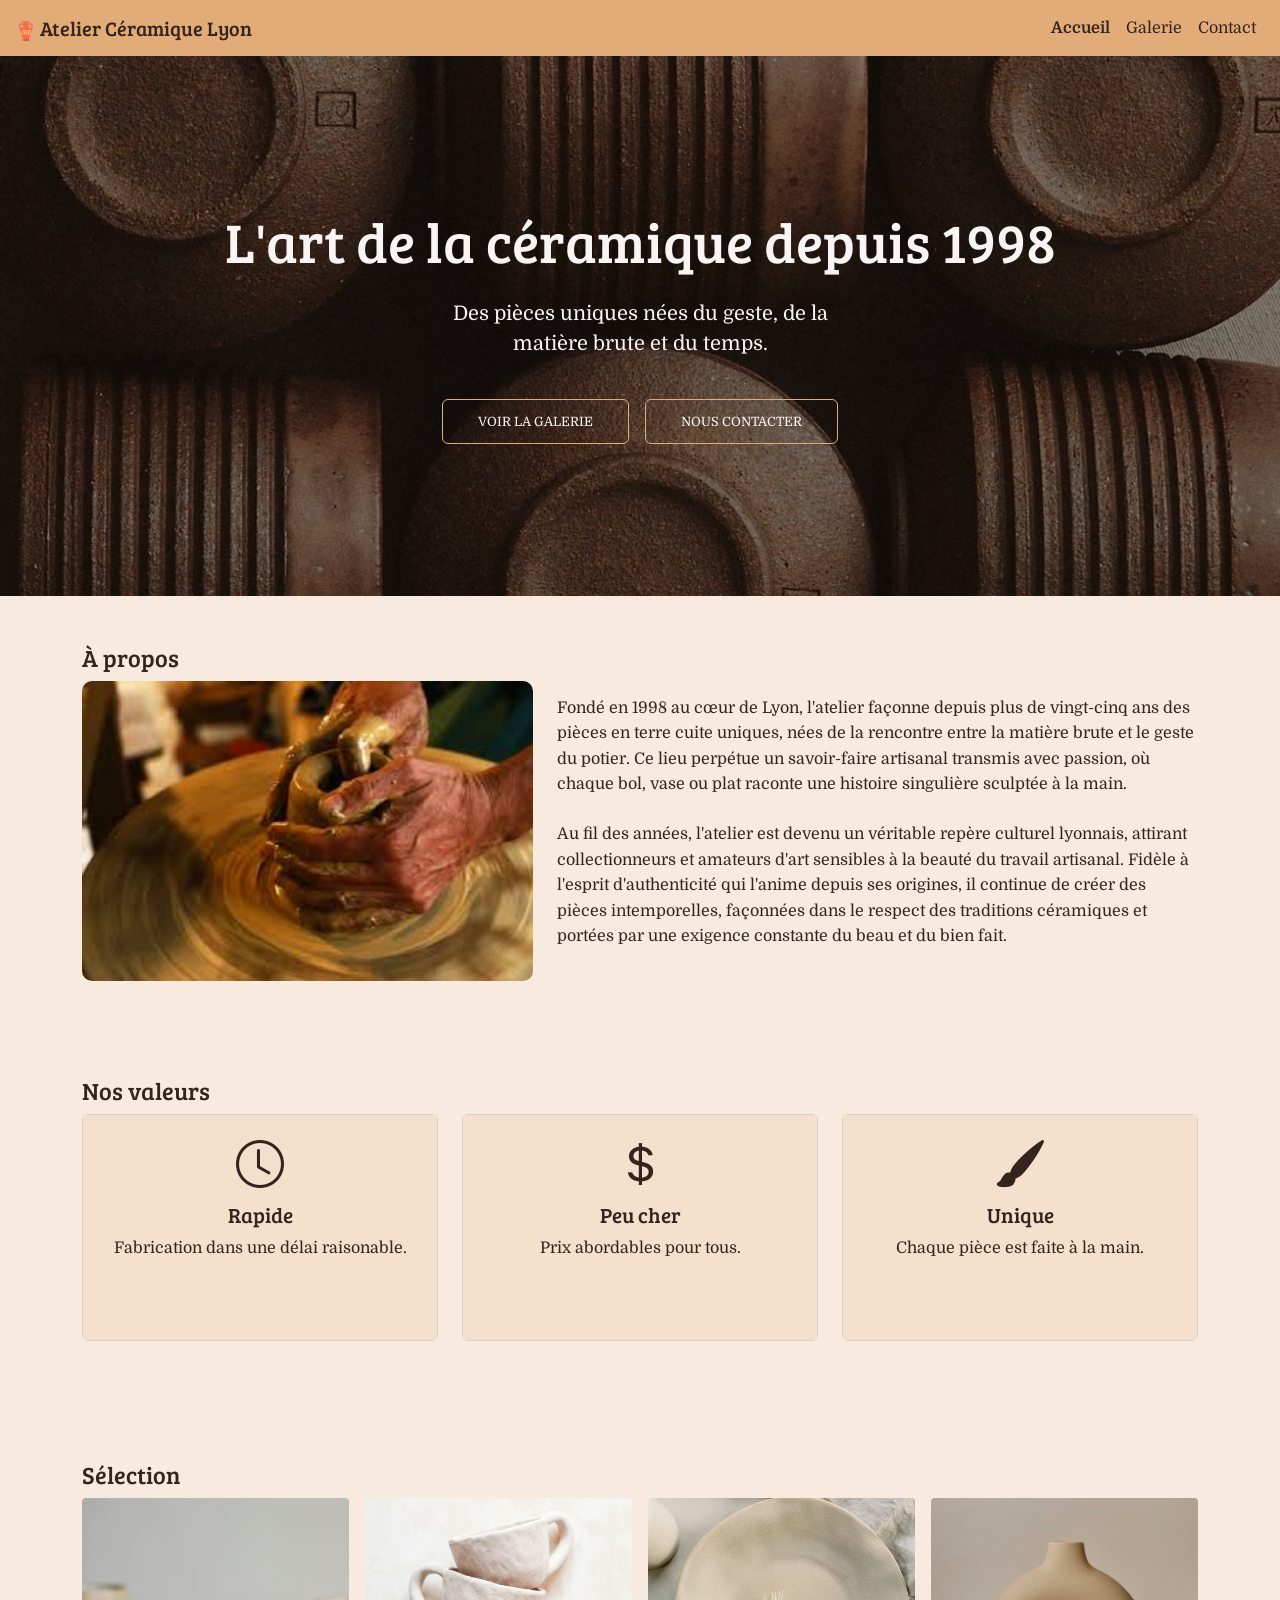
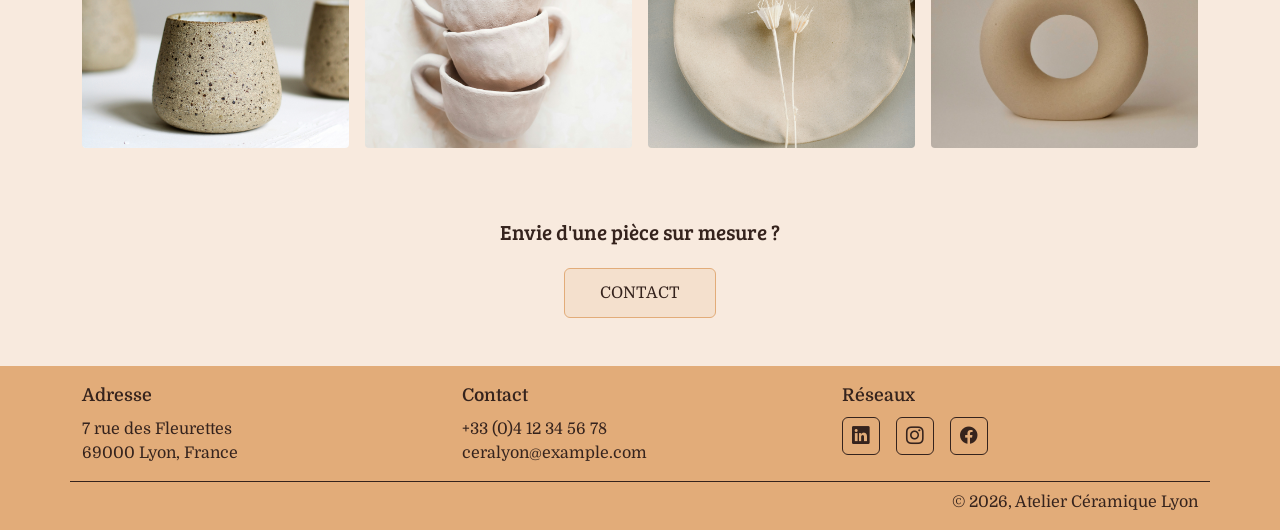
<file: index.html>
<!DOCTYPE html>
<html lang="fr">

<head>
    <meta charset="UTF-8">
    <meta name="viewport" content="width=device-width, initial-scale=1.0">
    <link href="https://cdn.jsdelivr.net/npm/bootstrap@5.3.3/dist/css/bootstrap.min.css" rel="stylesheet">
    <link href="https://cdn.jsdelivr.net/npm/bootstrap-icons@1.11.3/font/bootstrap-icons.min.css" rel="stylesheet">
    <link href="assets/css/style.css" rel="stylesheet">
    <title>Atelier Céramique Lyon</title>
</head>

<body>
    <header>
        <nav id="navi" class="navbar navbar-expand-md">
            <a class="navbar-brand ms-3" href="index.html">
                <img src="./assets/img/vase.svg" alt="" height="20" width="20"> Atelier Céramique Lyon</a>
            <button class="navbar-toggler ms-auto" type="button" data-bs-toggle="collapse"
                data-bs-target="#navbarSupportedContent" aria-controls="navbarSupportedContent" aria-expanded="false"
                aria-label="Toggle navigation">
                <span class="navbar-toggler-icon"></span>
            </button>
            <div class="collapse navbar-collapse me-3" id="navbarSupportedContent">
                <div class="navbar-nav ms-auto">
                    <a class="nav-item nav-link active" href="index.html">Accueil</a>
                    <a class="nav-item nav-link" href="galerie.html">Galerie</a>
                    <a class="nav-item nav-link" href="contact.html">Contact</a>
                </div>
            </div>
        </nav>
    </header>

    <main>
        <section class="hero">
            <img class="hero-img" src="./assets/img/hero1.webp" alt="Céramiques artisanales en terre cuite">
            <div class="hero-overlay"></div>
            <div class="hero-content">
                <h1 class="hero-title">L'art de la céramique depuis 1998</h1>
                <p class="hero-subtitle">
                    Des pièces uniques nées du geste, de la matière brute et du temps.
                </p>
                <div class="hero-btns">
                    <a href="galerie.html" class="hero-btn">Voir la galerie</a>
                    <a href="contact.html" class="hero-btn">Nous contacter</a>
                </div>
            </div>
        </section>

        <section class="section">
            <div class="container">
                <h2>À propos</h2>
                <div class="row g-4 align-items-center">
                    <div class="col-md-5">
                        <img src="./assets/img/atelierap.jpg" alt="Fabrication d'un pot" class="about-img">
                    </div>

                    <div class="col-md-7 about-text">
                        <p>Fondé en 1998 au cœur de Lyon, l'atelier façonne depuis plus de vingt-cinq ans des pièces en terre cuite uniques, nées de la rencontre entre la matière brute et le geste du potier. Ce lieu perpétue un savoir-faire artisanal transmis avec passion, où chaque bol, vase ou plat raconte une histoire singulière sculptée à la main.</p>
                        <p>Au fil des années, l'atelier est devenu un véritable repère culturel lyonnais, attirant collectionneurs et amateurs d'art sensibles à la beauté du travail artisanal. Fidèle à l'esprit d'authenticité qui l'anime depuis ses origines, il continue de créer des pièces intemporelles, façonnées dans le respect des traditions céramiques et portées par une exigence constante du beau et du bien fait.</p>
                    </div>
                </div>
            </div>
        </section>

        <section class="section">
            <div class="container">
                <h2>Nos valeurs</h2>
                <div class="row">
                    <div class="col-md">
                        <div class="card mb-4">
                            <div class="card-body text-center">
                                <i class="bi bi-clock"></i>
                                <h3 class="value-title">Rapide</h3>
                                <p class="value-text">Fabrication dans une délai raisonable.</p>
                            </div>
                        </div>
                    </div>

                    <div class="col-md">
                        <div class="card mb-4">
                            <div class="card-body text-center">
                                <i class="bi bi-currency-dollar"></i>
                                <h3 class="value-title">Peu cher</h3>
                                <p class="value-text">Prix abordables pour tous.</p>
                            </div>
                        </div>
                    </div>

                    <div class="col-md">
                        <div class="card mb-4">
                            <div class="card-body text-center">
                                <i class="bi bi-brush-fill"></i>
                                <h3 class="value-title">Unique</h3>
                                <p class="value-text">Chaque pièce est faite à la main.</p>
                            </div>
                        </div>
                    </div>
                </div>
            </div>
        </section>

        <section class="section">
            <div class="container">
                <h2>Sélection</h2>
                <div class="row g-3">
                    <div class="col-12 col-sm-6 col-md-3 mb-4">
                        <img class="img-selection" src="./assets/img/selec1.jpg" alt="">
                    </div>
                    <div class="col-12 col-sm-6 col-md-3 mb-4">
                        <img class="img-selection" src="./assets/img/selec2.jpg" alt="">
                    </div>
                    <div class="col-12 col-sm-6 col-md-3 mb-4">
                        <img class="img-selection" src="./assets/img/selec3.jpg" alt="">
                    </div>
                    <div class="col-12 col-sm-6 col-md-3 mb-4">
                        <img class="img-selection" src="./assets/img/selec4.jpg" alt="">
                    </div>
                </div>
            </div>
            <div class="container mt-3">
                <div class="row">
                    <div class="col text-center selec-div">
                        <h3>Envie d'une pièce sur mesure ?</h3>
                        <a href="contact.html" class="selec-btn">Contact</a>
                    </div>
                </div>
            </div>
        </section>

    </main>

    <footer class="py-3">
        <div class="container">
            <div class="row pb-2 gy-4 text-center text-md-start">

                <div class="col-12 col-md-4">
                    <p class="col-title">Adresse</p>
                    <div class="footer-info">
                        7 rue des Fleurettes<br>
                        69000 Lyon, France
                    </div>
                </div>

                <div class="col-12 col-md-4">
                    <p class="col-title">Contact</p>
                    <div class="footer-info">
                        <a href="tel:+33412345678">+33 (0)4 12 34 56 78</a><br>
                        <a href="mailto:mailto:ceralyon@example.com">ceralyon@example.com</a>
                    </div>
                </div>

                <div class="col-12 col-md-4">
                    <p class="col-title">Réseaux</p>
                    <div class="d-flex justify-content-center justify-content-md-start gap-3">
                        <a href="https://www.linkedin.com" class="social-icon" target="_blank" rel="noopener"
                            aria-label="LinkedIn">
                            <i class="bi bi-linkedin"></i>
                        </a>
                        <a href="https://www.instagram.com" class="social-icon" target="_blank" rel="noopener"
                            aria-label="Instagram">
                            <i class="bi bi-instagram"></i>
                        </a>
                        <a href="https://www.facebook.com" class="social-icon" target="_blank" rel="noopener"
                            aria-label="Facebook">
                            <i class="bi bi-facebook"></i>
                        </a>
                    </div>
                </div>

            </div>

            <div class="row border-top pt-2 mt-2">
                <div class="col-12 text-center text-md-end">
                    <p class="copyright mb-0"><span>&copy; 2026</span>, Atelier Céramique Lyon</p>
                </div>
            </div>
        </div>
    </footer>

    <script src="https://cdn.jsdelivr.net/npm/bootstrap@5.3.8/dist/js/bootstrap.bundle.min.js"
        integrity="sha384-FKyoEForCGlyvwx9Hj09JcYn3nv7wiPVlz7YYwJrWVcXK/BmnVDxM+D2scQbITxI"
        crossorigin="anonymous"></script>
</body>

</html>
</file>
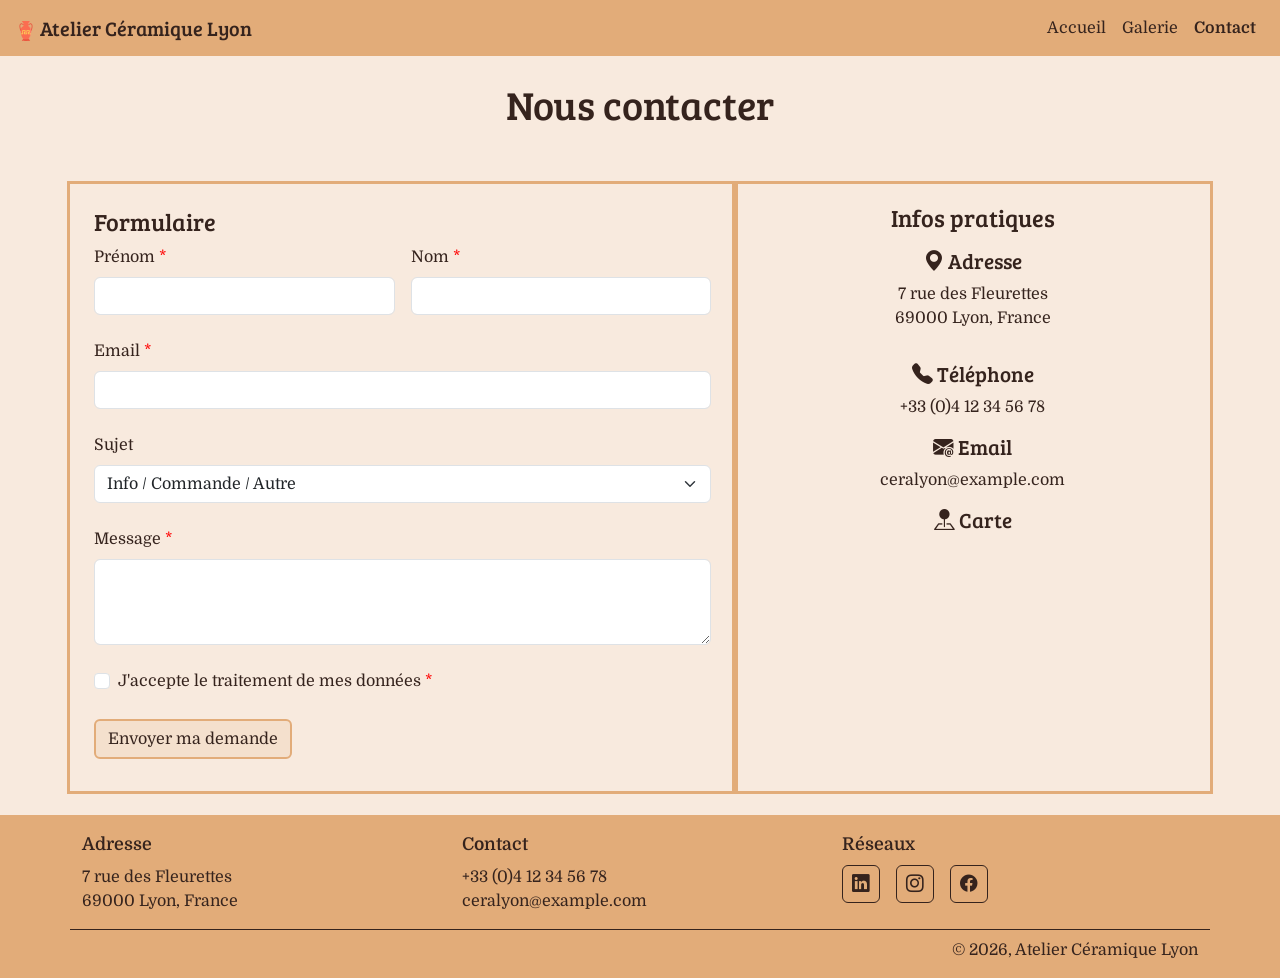
<file: contact.html>
<!DOCTYPE html>
<html lang="fr">

<head>
    <meta charset="UTF-8">
    <meta name="viewport" content="width=device-width, initial-scale=1.0">
    <link href="https://cdn.jsdelivr.net/npm/bootstrap@5.3.3/dist/css/bootstrap.min.css" rel="stylesheet">
    <link href="https://cdn.jsdelivr.net/npm/bootstrap-icons@1.11.3/font/bootstrap-icons.min.css" rel="stylesheet">
    <link href="assets/css/style.css" rel="stylesheet">
    <title>Contact</title>
</head>

<body>
    <header>
        <nav id="navi" class="navbar navbar-expand-md">
            <a class="navbar-brand ms-3" href="index.html">
                <img src="./assets/img/vase.svg" alt="" height="20" width="20"> Atelier Céramique Lyon</a>
            <button class="navbar-toggler ms-auto" type="button" data-bs-toggle="collapse"
                data-bs-target="#navbarSupportedContent" aria-controls="navbarSupportedContent" aria-expanded="false"
                aria-label="Toggle navigation">
                <span class="navbar-toggler-icon"></span>
            </button>
            <div class="collapse navbar-collapse me-3" id="navbarSupportedContent">
                <div class="navbar-nav ms-auto">
                    <a class="nav-item nav-link" href="index.html">Accueil</a>
                    <a class="nav-item nav-link" href="galerie.html">Galerie</a>
                    <a class="nav-item nav-link active" href="contact.html">Contact</a>
                </div>
            </div>
        </nav>
    </header>

    <main>
        <h1 class="text-center py-4">Nous contacter</h1>
        <div class="container">
            <div class="row py-4">
                <div class="col-md-7">
                    <form class="row">
                        <div class="outline p-4">
                            <h2>Formulaire</h2>
                            <div class="row g-3 pb-4">
                                <div class="col">
                                    <label for="name" class="form-label required">Prénom</label>
                                    <input type="text" class="form-control" id="name" required>
                                </div>

                                <div class="col">
                                    <label for="last_name" class="form-label required">Nom</label>
                                    <input type="text" class="form-control" id="last_name" required>
                                </div>
                            </div>

                            <div class="row pb-4">
                                <div class="col">
                                    <label for="email" class="form-label required">Email</label>
                                    <input type="email" class="form-control" id="email" required>
                                </div>
                            </div>

                            <div class="row pb-4">
                                <div class="col">
                                    <label for="sujet" class="form-label">Sujet</label>
                                    <select id="sujet" class="form-select">
                                        <option disabled selected>Info / Commande / Autre</option>
                                        <option>Info</option>
                                        <option>Commande</option>
                                        <option>Autre...</option>
                                    </select>
                                </div>
                            </div>

                            <div class="row pb-4">
                                <div class="col-12">
                                    <label for="message" class="form-label required">Message</label>
                                    <textarea class="form-control" id="message" rows="3" minlength="20"
                                        required></textarea>
                                </div>
                            </div>

                            <div class="row pb-4">
                                <div class="col-12">
                                    <div class="form-check">
                                        <input class="form-check-input" type="checkbox" id="gridCheck" required>
                                        <label class="form-check-label required" for="gridCheck">
                                            J'accepte le traitement de mes données
                                        </label>
                                    </div>
                                </div>
                            </div>

                            <div class="row pb-2">
                                <div class="col-12">
                                    <button type="submit" class="btn btn-outline-primary">Envoyer ma demande</button>
                                </div>
                            </div>
                        </div>
                    </form>
                </div>

                <div class="col-md-5 outline text-center">
                    <h2>Infos pratiques</h2>
                    <div class="row">
                        <div class="col py-2">
                            <h3><i class="bi bi-geo-alt-fill"></i> Adresse</h3>
                            <p>7 rue des Fleurettes<br>
                                69000 Lyon, France</p>
                        </div>
                    </div>

                    <div class="row">
                        <div class="col py-2">
                            <h3><i class="bi bi-telephone-fill"></i> Téléphone</h3>
                            <a href="tel:+33412345678">+33 (0)4 12 34 56 78</a>
                        </div>
                    </div>

                    <div class="row">
                        <div class="col py-2">
                            <h3><i class="bi bi-envelope-at-fill"></i> Email</h3>
                            <a href="mailto:mailto:ceralyon@example.com">ceralyon@example.com</a>
                        </div>
                    </div>

                    <div class="row">
                        <div class="col py-2">
                            <h3><i class="bi bi-pin-map-fill"></i> Carte</h3>
                            <div style="width: 100%">
                                <iframe title="Carte centrée sur Lyon." style="border:0" allowfullscreen=""
                                    src="https://www.google.com/maps/embed/v1/place?key=AIzaSyBVizdQeh3udy11xDc5Ao2YStR2gLc-rfc&amp;q=lyon&amp;maptype=roadmap&amp;zoom=14">
                                </iframe>
                            </div>
                        </div>
                    </div>
                </div>
            </div>
        </div>
    </main>

    <footer class="py-3">
        <div class="container">
            <div class="row pb-2 gy-4 text-center text-md-start">

                <div class="col-12 col-md-4">
                    <p class="col-title">Adresse</p>
                    <div class="footer-info">
                        7 rue des Fleurettes<br>
                        69000 Lyon, France
                    </div>
                </div>

                <div class="col-12 col-md-4">
                    <p class="col-title">Contact</p>
                    <div class="footer-info">
                        <a href="tel:+33412345678">+33 (0)4 12 34 56 78</a><br>
                        <a href="mailto:mailto:ceralyon@example.com">ceralyon@example.com</a>
                    </div>
                </div>

                <div class="col-12 col-md-4">
                    <p class="col-title">Réseaux</p>
                    <div class="d-flex justify-content-center justify-content-md-start gap-3">
                        <a href="https://www.linkedin.com" class="social-icon" target="_blank" rel="noopener"
                            aria-label="LinkedIn">
                            <i class="bi bi-linkedin"></i>
                        </a>
                        <a href="https://www.instagram.com" class="social-icon" target="_blank" rel="noopener"
                            aria-label="Instagram">
                            <i class="bi bi-instagram"></i>
                        </a>
                        <a href="https://www.facebook.com" class="social-icon" target="_blank" rel="noopener"
                            aria-label="Facebook">
                            <i class="bi bi-facebook"></i>
                        </a>
                    </div>
                </div>

            </div>

            <div class="row border-top pt-2 mt-2">
                <div class="col-12 text-center text-md-end">
                    <p class="copyright mb-0"><span>&copy; 2026</span>, Atelier Céramique Lyon</p>
                </div>
            </div>
        </div>
    </footer>

    <script src="https://cdn.jsdelivr.net/npm/bootstrap@5.3.8/dist/js/bootstrap.bundle.min.js"
        integrity="sha384-FKyoEForCGlyvwx9Hj09JcYn3nv7wiPVlz7YYwJrWVcXK/BmnVDxM+D2scQbITxI"
        crossorigin="anonymous"></script>
</body>

</html>
</file>
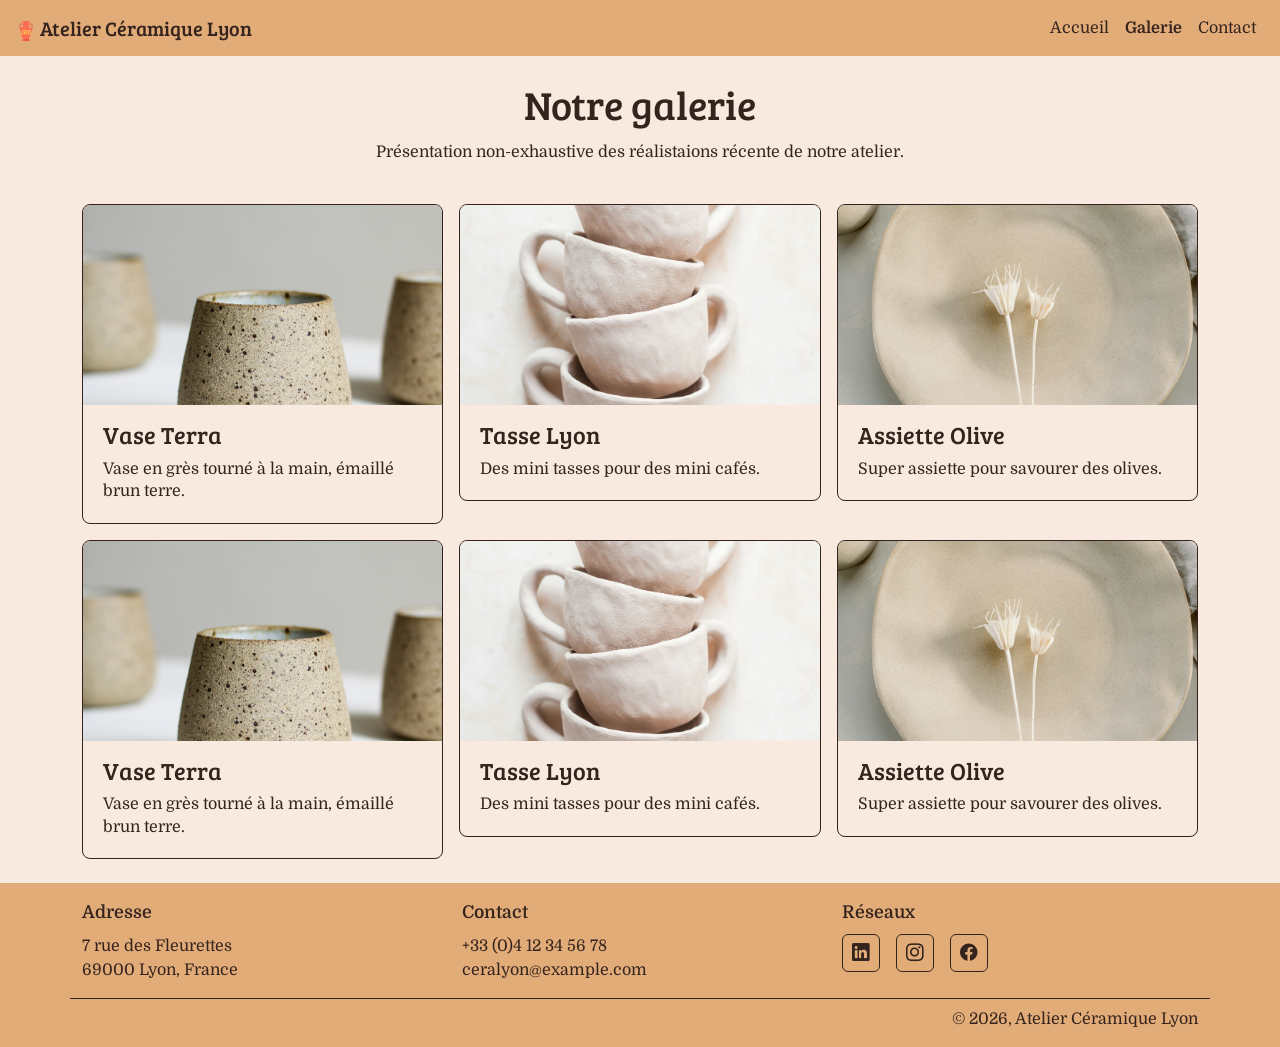
<file: galerie.html>
<!DOCTYPE html>
<html lang="fr">

<head>
    <meta charset="UTF-8">
    <meta name="viewport" content="width=device-width, initial-scale=1.0">
    <link href="https://cdn.jsdelivr.net/npm/bootstrap@5.3.3/dist/css/bootstrap.min.css" rel="stylesheet">
    <link href="https://cdn.jsdelivr.net/npm/bootstrap-icons@1.11.3/font/bootstrap-icons.min.css" rel="stylesheet">
    <link href="assets/css/style.css" rel="stylesheet">
    <title>Galerie</title>
</head>

<body>
    <header>
        <nav id="navi" class="navbar navbar-expand-md">
            <a class="navbar-brand ms-3" href="index.html">
                <img src="./assets/img/vase.svg" alt="" height="20" width="20"> Atelier Céramique Lyon</a>
            <button class="navbar-toggler ms-auto" type="button" data-bs-toggle="collapse"
                data-bs-target="#navbarSupportedContent" aria-controls="navbarSupportedContent" aria-expanded="false"
                aria-label="Toggle navigation">
                <span class="navbar-toggler-icon"></span>
            </button>
            <div class="collapse navbar-collapse me-3" id="navbarSupportedContent">
                <div class="navbar-nav ms-auto">
                    <a class="nav-item nav-link" href="index.html">Accueil</a>
                    <a class="nav-item nav-link active" href="galerie.html">Galerie</a>
                    <a class="nav-item nav-link" href="contact.html">Contact</a>
                </div>
            </div>
        </nav>
    </header>

    <main>
        <section>
            <div class="container pb-4">
                <h1 class="text-center pt-4">Notre galerie</h1>
                <p class="text-center pt-1 pb-4">Présentation non-exhaustive des réalistaions récente de notre atelier.
                </p>

                <div class="row g-3">
                    <div class="col-12 col-sm-6 col-md-4">
                        <div class="card-galerie">
                            <div class="card-img-wrap">
                                <img src="./assets/img/selec1.jpg" alt="Vase Terra">
                            </div>
                            <div class="card-body-galerie">
                                <h2>Vase Terra</h2>
                                <p>Vase en grès tourné à la main, émaillé brun terre.</p>
                            </div>
                        </div>
                    </div>

                    <div class="col-12 col-sm-6 col-md-4">
                        <div class="card-galerie">
                            <div class="card-img-wrap">
                                <img src="./assets/img/selec2.jpg" alt="Vase Terra">
                            </div>
                            <div class="card-body-galerie">
                                <h2>Tasse Lyon</h2>
                                <p>Des mini tasses pour des mini cafés.</p>
                            </div>
                        </div>
                    </div>

                    <div class="col-12 col-sm-6 col-md-4">
                        <div class="card-galerie">
                            <div class="card-img-wrap">
                                <img src="./assets/img/selec3.jpg" alt="Vase Terra">
                            </div>
                            <div class="card-body-galerie">
                                <h2>Assiette Olive</h2>
                                <p>Super assiette pour savourer des olives.</p>
                            </div>
                        </div>
                    </div>

                    <div class="col-12 col-sm-6 col-md-4">
                        <div class="card-galerie">
                            <div class="card-img-wrap">
                                <img src="./assets/img/selec1.jpg" alt="Vase Terra">
                            </div>
                            <div class="card-body-galerie">
                                <h2>Vase Terra</h2>
                                <p>Vase en grès tourné à la main, émaillé brun terre.</p>
                            </div>
                        </div>
                    </div>

                    <div class="col-12 col-sm-6 col-md-4">
                        <div class="card-galerie">
                            <div class="card-img-wrap">
                                <img src="./assets/img/selec2.jpg" alt="Vase Terra">
                            </div>
                            <div class="card-body-galerie">
                                <h2>Tasse Lyon</h2>
                                <p>Des mini tasses pour des mini cafés.</p>
                            </div>
                        </div>
                    </div>

                    <div class="col-12 col-sm-6 col-md-4">
                        <div class="card-galerie">
                            <div class="card-img-wrap">
                                <img src="./assets/img/selec3.jpg" alt="Vase Terra">
                            </div>
                            <div class="card-body-galerie">
                                <h2>Assiette Olive</h2>
                                <p>Super assiette pour savourer des olives.</p>
                            </div>
                        </div>
                    </div>

                </div>
            </div>
        </section>
    </main>

    <footer class="py-3">
        <div class="container">
            <div class="row pb-2 gy-4 text-center text-md-start">

                <div class="col-12 col-md-4">
                    <p class="col-title">Adresse</p>
                    <div class="footer-info">
                        7 rue des Fleurettes<br>
                        69000 Lyon, France
                    </div>
                </div>

                <div class="col-12 col-md-4">
                    <p class="col-title">Contact</p>
                    <div class="footer-info">
                        <a href="tel:+33412345678">+33 (0)4 12 34 56 78</a><br>
                        <a href="mailto:mailto:ceralyon@example.com">ceralyon@example.com</a>
                    </div>
                </div>

                <div class="col-12 col-md-4">
                    <p class="col-title">Réseaux</p>
                    <div class="d-flex justify-content-center justify-content-md-start gap-3">
                        <a href="https://www.linkedin.com" class="social-icon" target="_blank" rel="noopener"
                            aria-label="LinkedIn">
                            <i class="bi bi-linkedin"></i>
                        </a>
                        <a href="https://www.instagram.com" class="social-icon" target="_blank" rel="noopener"
                            aria-label="Instagram">
                            <i class="bi bi-instagram"></i>
                        </a>
                        <a href="https://www.facebook.com" class="social-icon" target="_blank" rel="noopener"
                            aria-label="Facebook">
                            <i class="bi bi-facebook"></i>
                        </a>
                    </div>
                </div>

            </div>

            <div class="row border-top pt-2 mt-2">
                <div class="col-12 text-center text-md-end">
                    <p class="copyright mb-0"><span>&copy; 2026</span>, Atelier Céramique Lyon</p>
                </div>
            </div>
        </div>
    </footer>

    <script src="https://cdn.jsdelivr.net/npm/bootstrap@5.3.8/dist/js/bootstrap.bundle.min.js"
        integrity="sha384-FKyoEForCGlyvwx9Hj09JcYn3nv7wiPVlz7YYwJrWVcXK/BmnVDxM+D2scQbITxI"
        crossorigin="anonymous"></script>
</body>

</html>
</file>
<file: assets/css/style.css>
/**************** Font ****************/
@import url('https://fonts.googleapis.com/css2?family=Bree+Serif&display=swap');
@import url('https://fonts.googleapis.com/css2?family=Domine:wght@400..700&display=swap');

/**************** Reset ****************/
*,
*::before,
*::after {
    box-sizing: border-box;
    margin: 0;
    padding: 0;
}

/**************** Root ****************/
:root {
    --white-ish: #faf5f5;
    --bg-body: #f8eade;
    --accent-bg-body: #f4e0cd;
    --bg-nav-ft-btn: #e2ac79;
    --primary-txt-i: #35231D;
}

/**************** Body ****************/
body {
    display: flex;
    flex-direction: column;
    min-height: 100vh;
    font-family: "Domine", serif;
}

body h1 {
    font-size: 2.5em;
    font-family: "Bree Serif", serif;
}

body h2 {
    font-size: 1.5em;
    font-family: "Bree Serif", serif;
}

body h3 {
    font-size: 1.3em;
    font-family: "Bree Serif", serif;
}

body .selec-div>h3 {
    margin-bottom: 1.5rem;
}

/**************** Navigation ****************/
#navi {
    background-color: var(--bg-nav-ft-btn);
}

.navbar-brand,
.navbar-brand:hover,
.navbar-brand:focus {
    color: var(--primary-txt-i);
    font-family: "Bree Serif", serif;
}

.navbar-nav .nav-link.active {
    color: var(--primary-txt-i);
    font-weight: 800;
}

.nav-link {
    color: var(--primary-txt-i);
}

.nav-link:hover {
    color: var(--white-ish);
}

/**************** Hero ****************/
.hero {
    position: relative;
    width: 100%;
    height: 60vh;
    display: flex;
    align-items: center;
    justify-content: center;
    text-align: center;
}

.hero-img {
    position: absolute;
    inset: 0;
    width: 100%;
    height: 100%;
    object-fit: cover;
    object-position: center;
}

/* Overlay sombre */
.hero-overlay {
    position: absolute;
    inset: 0;
    background: rgba(20, 12, 8, 0.45);
}

.hero-content {
    position: relative;
    z-index: 1;
    /* Au dessus de l'image + overlay */
    height: 100%;
    display: flex;
    flex-direction: column;
    align-items: center;
    justify-content: center;
    text-align: center;
    padding: 2rem;
    color: var(--white-ish);
}

.hero-title {
    font-family: "Bree Serif", serif;
    font-weight: 400;
    font-size: clamp(2.8rem, 5vw, 3.5rem);
    /* responsive */
    margin-bottom: 1.5rem;
}

.hero-subtitle {
    font-family: "Domine", serif;
    font-weight: 400;
    font-size: clamp(1rem, 2.5vw, 1.25rem);
    /* responsive */
    color: var(--white-ish);
    max-width: 450px;
    /* Pour un subtitle en 2 lignes */
    margin-bottom: 2.5rem;
}

.hero-btns {
    display: flex;
    flex-wrap: wrap;
    gap: 1rem;
    justify-content: center;
}

.hero-btn {
    display: inline-block;
    padding: .75rem 2.2rem;
    border: 1px solid var(--bg-nav-ft-btn);
    border-radius: 6px;
    color: var(--white-ish);
    font-size: .8rem;
    text-transform: uppercase;
    text-decoration: none;
    transition: background .25s, color .25s;
    white-space: nowrap;
    flex: 1 1 auto;
    min-width: 160px;
    max-width: 220px;
}

.hero-btn:hover {
    background: var(--bg-nav-ft-btn);
    color: var(--primary-txt-i);
}

/**************** Main ****************/
main {
    flex: 1;
    background-color: var(--bg-body);
}

.section {
    padding: 3rem 0;
    color: var(--primary-txt-i);
}

/**************** About ****************/
.about-img {
    width: 100%;
    height: 100%;
    min-height: 260px;
    object-fit: cover;
    display: block;
    border-radius: 10px;
}

.about-text p {
    line-height: 1.6;
    color: var(--primary-txt-i);
}

.about-text p+p {
    margin-top: 1.5rem;
}

/**************** Values ****************/
.value-text,
.value-title,
.card-body>i {
    color: var(--primary-txt-i);
}

.card-body {
    background-color: var(--accent-bg-body);
    height: 25vh;
}

.card-body>i {
    font-size: 3em;
}

/**************** Selection ****************/
.img-selection {
    width: 100%;
    height: 250px;
    object-fit: cover;
    object-position: center;
    display: block;
    border-radius: 4px;
}

.selec-div {
    padding-top: 2rem;
}

.selec-btn {
    display: inline-block;
    padding: .75rem 2.2rem;
    border: 1px solid var(--bg-nav-ft-btn);
    border-radius: 6px;
    color: var(--primary-txt-i);
    font-weight: 400;
    text-transform: uppercase;
    text-decoration: none;
    transition: background .25s, color .25s;
    background-color: var(--accent-bg-body);
}

.selec-btn:hover {
    background: var(--bg-nav-ft-btn);
    color: var(--primary-txt-i);
}

/**************** Galerie ****************/
.card-galerie {
    border: 1px solid var(--primary-txt-i);
    border-radius: 8px;
    overflow: hidden;
    cursor: pointer;
    transition: box-shadow 0.2s;
}

.card-galerie:hover {
    box-shadow: 0 4px 12px rgba(53, 35, 29, 0.5);
}

.card-img-wrap {
    width: 100%;
    height: 200px;
    overflow: hidden;
}

.card-img-wrap img {
    width: 100%;
    height: 100%;
    object-fit: cover;
    transition: transform 0.3s ease;
}

.card-galerie:hover .card-img-wrap img {
    transform: scale(1.04);
    /* zoom */
}

.card-body-galerie {
    padding: 1rem 1.25rem 1.25rem;
}

.card-body-galerie p {
    color: var(--primary-txt-i);
    margin: 0;
    line-height: 1.4;
}


/**************** Contact ****************/
.btn-outline-primary {
    color: var(--primary-txt-i);
    border: solid 2px var(--bg-nav-ft-btn);
    background-color: var(--accent-bg-body);
}

.btn-outline-primary:hover,
.btn:first-child:active {
    border-color: var(--bg-nav-ft-btn);
    background-color: var(--bg-nav-ft-btn);
}

.outline {
    outline: solid var(--bg-nav-ft-btn);
    padding: 20px;
}

.required::after {
    content: " *";
    color: red;
}

.form-control:focus,
.form-select:focus,
.form-check-input:focus,
.form-check-input:checked {
    border-color: var(--primary-txt-i);
    box-shadow: 0 0 5px var(--primary-txt-i);
}

.form-check-input:checked {
    background-color: var(--bg-nav-ft-btn);
}

main {
    color: var(--primary-txt-i);
    overflow-x: hidden;
}

main a,
footer a {
    color: var(--primary-txt-i);
    text-decoration: none;
    transition: color .2s;
}

main a:hover {
    color: var(--bg-nav-ft-btn);
}

/**************** Footer ****************/

footer {
    background-color: var(--bg-nav-ft-btn);
    color: var(--primary-txt-i);
}

/* footer a {
    color: var(--primary-txt-i);
    text-decoration: none;
    transition: color .2s;
} */

footer a:hover {
    color: var(--white-ish);
}

.col-title {
    font-weight: 600;
    font-size: 1.1rem;
    margin-bottom: .5rem;
    color: var(--primary-txt-i);
}

.social-icon {
    display: inline-flex;
    align-items: center;
    justify-content: center;
    width: 38px;
    height: 38px;
    border: 1px solid var(--primary-txt-i);
    border-radius: 6px;
    font-size: 1.1rem;
    transition: border-color .2s, color .2s;
}

.social-icon:hover {
    border-color: var(--white-ish);
}

div>.border-top {
    border-color: var(--primary-txt-i) !important;
}
</file>
